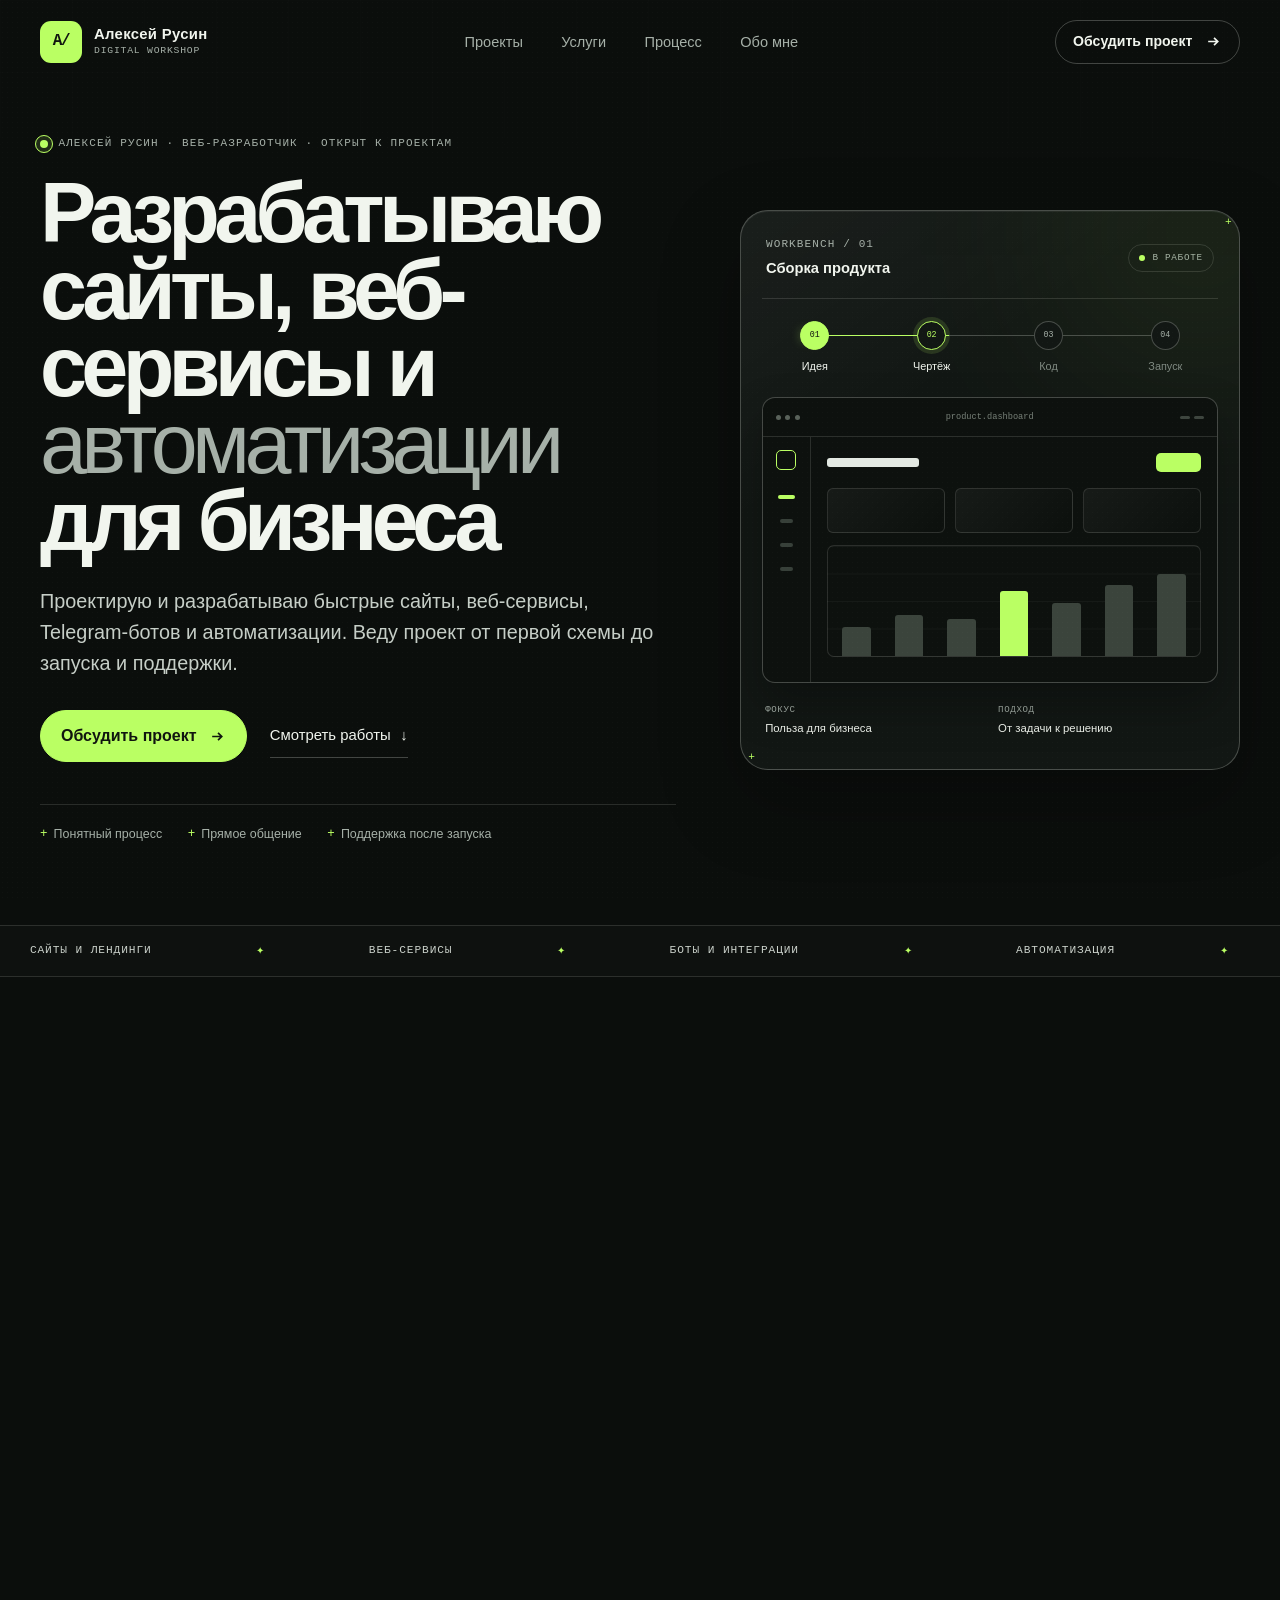
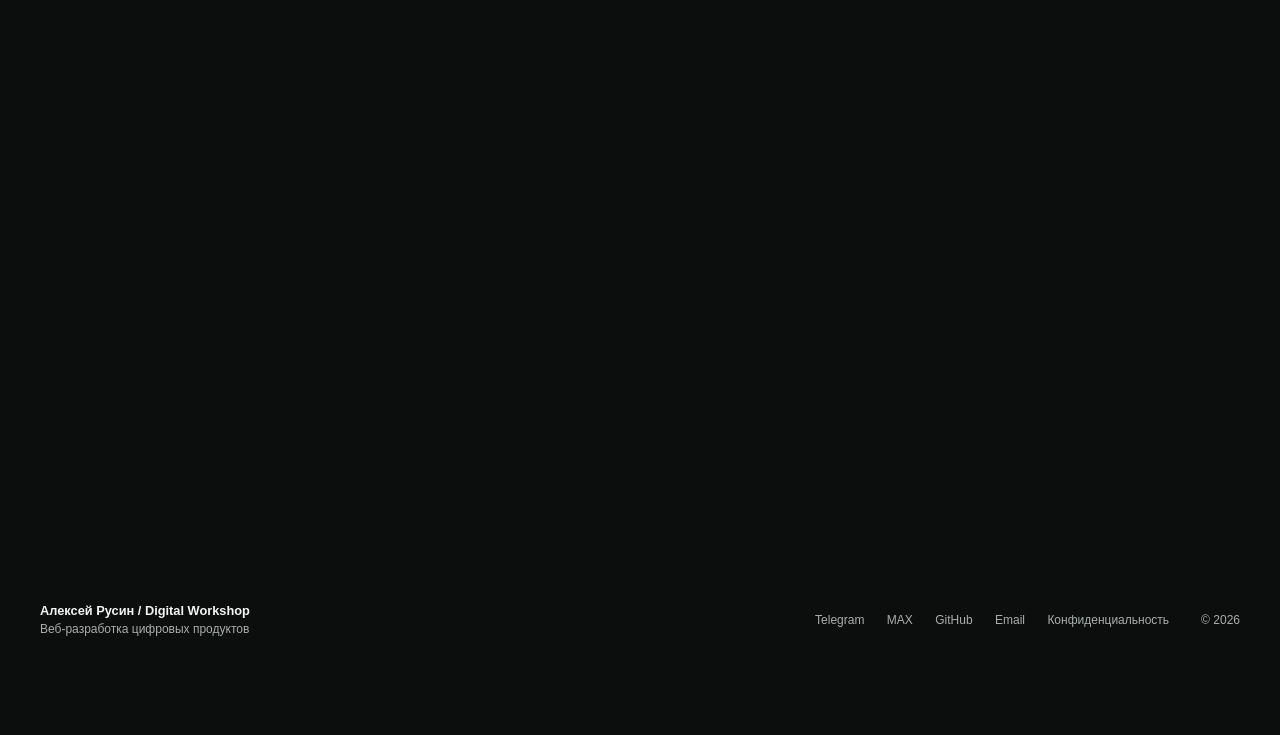
<file: index.html>
<!DOCTYPE html>
<html lang="ru">
<head>
  <meta charset="utf-8">
  <meta http-equiv="Content-Security-Policy" content="default-src 'none'; base-uri 'none'; object-src 'none'; script-src 'self' 'sha256-9uFU202bN2GW9ViJfaHUQo/qrZOHnieKe1DBgqzAaUw='; script-src-attr 'none'; style-src 'self'; style-src-attr 'none'; img-src 'self' data:; font-src 'self'; connect-src 'self'; media-src 'none'; frame-src 'none'; worker-src 'none'; form-action https://t.me; manifest-src 'self'; upgrade-insecure-requests">
  <meta name="viewport" content="width=device-width, initial-scale=1">
  <title>Алексей Русин — разработка сайтов и веб-сервисов</title>
  <meta name="description" content="Алексей Русин — разработчик сайтов и веб-сервисов. Создаю лендинги, сервисы, Telegram-ботов и автоматизации для бизнеса — от идеи до запуска.">
  <meta name="author" content="Алексей Русин">
  <meta name="robots" content="index, follow, max-image-preview:large, max-snippet:-1, max-video-preview:-1">
  <meta name="referrer" content="no-referrer">
  <meta name="theme-color" content="#0b0e0c">
  <meta name="color-scheme" content="dark">

  <link rel="canonical" href="https://qqbiker123.github.io/">
  <link rel="icon" href="favicon.svg" type="image/svg+xml">
  <link rel="manifest" href="manifest.webmanifest">

  <meta property="og:type" content="website">
  <meta property="og:locale" content="ru_RU">
  <meta property="og:site_name" content="Алексей Русин — Digital Workshop">
  <meta property="og:title" content="Алексей Русин — разработка сайтов и веб-сервисов">
  <meta property="og:description" content="Сайты, веб-сервисы, Telegram-боты и автоматизации для бизнеса — от проектирования до запуска и поддержки.">
  <meta property="og:url" content="https://qqbiker123.github.io/">
  <meta property="og:image" content="https://opengraph.githubassets.com/1/qqbiker123/qqbiker123.github.io">
  <meta property="og:image:alt" content="Портфолио веб-разработчика Алексея Русина">

  <meta name="twitter:card" content="summary_large_image">
  <meta name="twitter:title" content="Алексей Русин — разработка сайтов и веб-сервисов">
  <meta name="twitter:description" content="Сайты, веб-сервисы, Telegram-боты и автоматизации для бизнеса — от проектирования до запуска и поддержки.">
  <meta name="twitter:image" content="https://opengraph.githubassets.com/1/qqbiker123/qqbiker123.github.io">

  <script type="application/ld+json">
{
  "@context": "https://schema.org",
  "@graph": [
    {
      "@type": "WebSite",
      "@id": "https://qqbiker123.github.io/#website",
      "url": "https://qqbiker123.github.io/",
      "name": "Алексей Русин / Digital Workshop",
      "inLanguage": "ru-RU",
      "creator": { "@id": "https://qqbiker123.github.io/#person" }
    },
    {
      "@type": "ProfilePage",
      "@id": "https://qqbiker123.github.io/#webpage",
      "url": "https://qqbiker123.github.io/",
      "name": "Алексей Русин — разработка сайтов и веб-сервисов",
      "isPartOf": { "@id": "https://qqbiker123.github.io/#website" },
      "mainEntity": { "@id": "https://qqbiker123.github.io/#person" },
      "inLanguage": "ru-RU"
    },
    {
      "@type": "Person",
      "@id": "https://qqbiker123.github.io/#person",
      "name": "Алексей Русин",
      "alternateName": "Alex",
      "url": "https://qqbiker123.github.io/",
      "jobTitle": "Веб-разработчик",
      "email": "mailto:aleksey-rusin96@mail.ru",
      "description": "Разработчик сайтов, веб-сервисов, Telegram-ботов и автоматизаций для бизнеса.",
      "knowsAbout": ["Разработка сайтов", "Веб-приложения", "Telegram-боты", "Автоматизация", "TypeScript", "React", "Node.js", "Python", "PostgreSQL"],
      "sameAs": ["https://github.com/qqbiker123", "https://t.me/yourmomismycardi0", "https://web.max.ru/93098847"]
    }
  ]
}
  </script>
  <link rel="stylesheet" href="styles.min.css">
</head>
<body>
  <a class="skip-link" href="#content">Перейти к содержимому</a>

  <div class="noise" aria-hidden="true"></div>
  <div class="page-grid" aria-hidden="true"></div>

  <header class="site-header" id="top">
    <div class="header-inner container">
      <a class="brand" href="#hero" aria-label="A/ — на главную">
        <span class="brand-mark">A/</span>
        <span class="brand-copy">
          <strong>Алексей Русин</strong>
          <small>Digital workshop</small>
        </span>
      </a>

      <button class="menu-toggle" type="button" aria-expanded="false" aria-controls="site-nav">
        <span class="sr-only">Открыть меню</span>
        <span></span><span></span>
      </button>

      <nav class="site-nav" id="site-nav" aria-label="Основная навигация">
        <a href="#projects">Проекты</a>
        <a href="#services">Услуги</a>
        <a href="#process">Процесс</a>
        <a href="#about">Обо мне</a>
      </nav>

      <a class="button button-small header-cta" href="#contact">
        Обсудить проект
        <svg viewBox="0 0 16 16" aria-hidden="true"><path d="M3 8h9M8.5 4.5 12 8l-3.5 3.5"/></svg>
      </a>
    </div>
  </header>

  <main id="content" tabindex="-1">
    <section class="hero container" id="hero" aria-labelledby="hero-title">
      <div class="hero-copy reveal">
        <p class="eyebrow"><span class="status-dot"></span> Алексей Русин · Веб-разработчик · Открыт к проектам</p>
        <h1 id="hero-title">Разрабатываю сайты, веб-сервисы и <span>автоматизации</span> для бизнеса</h1>
        <p class="hero-lead">Проектирую и разрабатываю быстрые сайты, веб-сервисы, Telegram-ботов и автоматизации. Веду проект от первой схемы до запуска и поддержки.</p>
        <div class="hero-actions">
          <a class="button button-primary" href="#contact">
            Обсудить проект
            <svg viewBox="0 0 16 16" aria-hidden="true"><path d="M3 8h9M8.5 4.5 12 8l-3.5 3.5"/></svg>
          </a>
          <a class="text-link" href="#projects">Смотреть работы <span aria-hidden="true">↓</span></a>
        </div>
        <ul class="trust-line">
          <li>Понятный процесс</li>
          <li>Прямое общение</li>
          <li>Поддержка после запуска</li>
        </ul>
      </div>

      <div class="workbench reveal" role="img" aria-label="Схема процесса разработки: идея, проектирование, код и запуск">
        <div class="bench-topbar">
          <div>
            <span class="mono-label">WORKBENCH / 01</span>
            <strong>Сборка продукта</strong>
          </div>
          <span class="live-badge"><i></i> В работе</span>
        </div>

        <div class="build-route" aria-hidden="true">
          <div class="route-line"><span class="route-signal"></span></div>
          <div class="route-step is-done"><span>01</span><strong>Идея</strong></div>
          <div class="route-step is-active"><span>02</span><strong>Чертёж</strong></div>
          <div class="route-step"><span>03</span><strong>Код</strong></div>
          <div class="route-step"><span>04</span><strong>Запуск</strong></div>
        </div>

        <div class="bench-window" aria-hidden="true">
          <div class="window-bar">
            <div class="window-dots"><i></i><i></i><i></i></div>
            <span>product.dashboard</span>
            <div class="window-actions"><i></i><i></i></div>
          </div>
          <div class="window-layout">
            <aside>
              <span class="ui-logo"></span>
              <i class="active"></i><i></i><i></i><i></i>
            </aside>
            <div class="window-main">
              <div class="ui-heading"><i></i><span></span></div>
              <div class="ui-stats"><i></i><i></i><i></i></div>
              <div class="ui-chart">
                <span class="bar b1"></span><span class="bar b2"></span><span class="bar b3"></span><span class="bar b4"></span><span class="bar b5"></span><span class="bar b6"></span><span class="bar b7"></span>
              </div>
            </div>
          </div>
        </div>

        <div class="bench-footer">
          <div><span>Фокус</span><strong>Польза для бизнеса</strong></div>
          <div><span>Подход</span><strong>От задачи к решению</strong></div>
        </div>
        <span class="corner-mark corner-a" aria-hidden="true">+</span>
        <span class="corner-mark corner-b" aria-hidden="true">+</span>
      </div>
    </section>

    <div class="capability-strip">
      <span class="sr-only">Направления работы: сайты и лендинги, веб-сервисы, боты, интеграции и автоматизация.</span>
      <div class="strip-track" aria-hidden="true">
        <span>Сайты и лендинги</span><i>✦</i>
        <span>Веб-сервисы</span><i>✦</i>
        <span>Боты и интеграции</span><i>✦</i>
        <span>Автоматизация</span><i>✦</i>
        <span>Сайты и лендинги</span><i aria-hidden="true">✦</i>
        <span>Веб-сервисы</span><i aria-hidden="true">✦</i>
        <span>Боты и интеграции</span><i aria-hidden="true">✦</i>
        <span>Автоматизация</span><i aria-hidden="true">✦</i>
      </div>
    </div>

    <section class="section projects container" id="projects" aria-labelledby="projects-title">
      <div class="section-heading reveal">
        <div>
          <p class="section-index">01 / Проекты</p>
          <h2 id="projects-title">Проекты, разобранные <span>по деталям</span></h2>
        </div>
        <p class="section-intro">Демонстрационные концепты показывают, как я решаю продуктовые задачи: от сценария и интерфейса до архитектуры и интеграций.</p>
      </div>

      <div class="project-grid">
        <article class="project-card project-featured reveal" data-project="slotly">
          <div class="project-info">
            <div class="project-meta">
              <span>01</span>
              <span>Концепт-кейс</span>
              <span>Web service</span>
            </div>
            <h3>Slotly</h3>
            <p class="project-summary">Онлайн-запись, которая освобождает частную студию от бесконечной переписки и накладок в расписании.</p>
            <ul class="tag-list">
              <li>React</li><li>Node.js</li><li>PostgreSQL</li><li>Telegram API</li>
            </ul>
            <button class="project-link" type="button" aria-haspopup="dialog">
              Разобрать кейс
              <svg viewBox="0 0 16 16" aria-hidden="true"><path d="M3 8h9M8.5 4.5 12 8l-3.5 3.5"/></svg>
            </button>
          </div>
          <div class="project-visual slotly-ui" aria-hidden="true">
            <div class="mock-browser">
              <div class="mock-toolbar"><i></i><i></i><i></i><span>slotly.app</span></div>
              <div class="booking-ui">
                <div class="booking-head"><strong>Выберите время</strong><span>Апрель 2026</span></div>
                <div class="calendar-grid">
                  <small>Пн</small><small>Вт</small><small>Ср</small><small>Чт</small><small>Пт</small><small>Сб</small><small>Вс</small>
                  <i></i><i></i><i>1</i><i>2</i><i>3</i><i>4</i><i>5</i>
                  <i>6</i><i>7</i><i class="picked">8</i><i>9</i><i>10</i><i>11</i><i>12</i>
                  <i>13</i><i>14</i><i>15</i><i>16</i><i>17</i><i>18</i><i>19</i>
                </div>
                <div class="time-row"><span>10:30</span><span class="selected">12:00</span><span>14:30</span></div>
              </div>
            </div>
            <div class="float-card float-confirm"><i>✓</i><div><span>Запись подтверждена</span><small>Уведомление отправлено</small></div></div>
          </div>
        </article>

        <article class="project-card reveal" data-project="supply">
          <div class="project-info">
            <div class="project-meta"><span>02</span><span>Концепт-кейс</span></div>
            <h3>Supply Desk</h3>
            <p class="project-summary">Единый кабинет для оптовых заказов вместо таблиц, звонков и разрозненной переписки.</p>
            <ul class="tag-list"><li>Next.js</li><li>TypeScript</li><li>REST API</li></ul>
            <button class="project-link" type="button" aria-haspopup="dialog">Разобрать кейс <svg viewBox="0 0 16 16" aria-hidden="true"><path d="M3 8h9M8.5 4.5 12 8l-3.5 3.5"/></svg></button>
          </div>
          <div class="project-visual supply-ui" aria-hidden="true">
            <div class="supply-panel">
              <div class="supply-nav"><strong>SD</strong><i class="on"></i><i></i><i></i></div>
              <div class="supply-content">
                <div class="supply-title"><span></span><span class="mock-button">+ Заказ</span></div>
                <div class="supply-summary"><i><b>24</b></i><i><b>08</b></i><i><b>16</b></i></div>
                <div class="supply-table"><span></span><span></span><span></span><span></span></div>
              </div>
            </div>
          </div>
        </article>

        <article class="project-card reveal" data-project="leadline">
          <div class="project-info">
            <div class="project-meta"><span>03</span><span>Концепт-кейс</span></div>
            <h3>Leadline</h3>
            <p class="project-summary">Бот квалифицирует заявки, создаёт сделку в CRM и сразу подключает нужного менеджера.</p>
            <ul class="tag-list"><li>Python</li><li>Telegram</li><li>CRM API</li></ul>
            <button class="project-link" type="button" aria-haspopup="dialog">Разобрать кейс <svg viewBox="0 0 16 16" aria-hidden="true"><path d="M3 8h9M8.5 4.5 12 8l-3.5 3.5"/></svg></button>
          </div>
          <div class="project-visual lead-ui" aria-hidden="true">
            <div class="phone-shell">
              <div class="phone-top"><span></span><strong>Leadline bot</strong><i></i></div>
              <div class="chat">
                <p class="bubble bot">Какой продукт вас интересует?</p>
                <p class="bubble user">Нужен корпоративный сайт</p>
                <p class="bubble bot small">Принято. Уточню ещё пару деталей →</p>
              </div>
              <div class="chat-input"><span>Сообщение</span><i>➤</i></div>
            </div>
            <div class="crm-badge"><span>CRM</span><strong>Новая сделка</strong><i>✓</i></div>
          </div>
        </article>
      </div>
    </section>

    <section class="section services" id="services" aria-labelledby="services-title">
      <div class="container">
        <div class="section-heading reveal">
          <div>
            <p class="section-index">02 / Возможности</p>
            <h2 id="services-title">Что можно собрать <span>в мастерской</span></h2>
          </div>
          <p class="section-intro">Каждое решение проектирую под задачу — стек не диктует продукту форму.</p>
        </div>

        <div class="service-grid">
          <article class="service-card service-wide reveal">
            <div class="service-number">01</div>
            <div class="service-icon" aria-hidden="true">
              <svg viewBox="0 0 40 40"><rect x="5" y="7" width="30" height="26" rx="2"/><path d="M5 14h30M11 10.5h.1M15 10.5h.1M19 10.5h.1M11 20h10M11 25h17"/></svg>
            </div>
            <div>
              <h3>Сайты и лендинги</h3>
              <p>Быстрые адаптивные сайты, которые ясно рассказывают о продукте и ведут пользователя к действию.</p>
            </div>
            <span class="service-note">От промо до корпоративного сайта</span>
          </article>
          <article class="service-card reveal">
            <div class="service-number">02</div>
            <div class="service-icon" aria-hidden="true">
              <svg viewBox="0 0 40 40"><rect x="5" y="5" width="30" height="30" rx="3"/><path d="M5 14h30M15 14v21M20 20h9M20 25h9M20 30h5"/></svg>
            </div>
            <h3>Веб-сервисы</h3>
            <p>Личные кабинеты, каталоги, панели управления и внутренние инструменты под ваш рабочий процесс.</p>
          </article>
          <article class="service-card reveal">
            <div class="service-number">03</div>
            <div class="service-icon" aria-hidden="true">
              <svg viewBox="0 0 40 40"><circle cx="12" cy="12" r="5"/><circle cx="28" cy="28" r="5"/><path d="M16 15.5 24 24M28 10v8M24 14h8M12 22v8M8 26h8"/></svg>
            </div>
            <h3>Боты и интеграции</h3>
            <p>Формы, уведомления, платежи и связки между сервисами без ручного переноса данных.</p>
          </article>
          <article class="service-card service-wide service-accent reveal">
            <div class="service-number">04</div>
            <div class="service-icon" aria-hidden="true">
              <svg viewBox="0 0 40 40"><path d="M20 5v7M20 28v7M5 20h7M28 20h7M9.4 9.4l5 5M25.6 25.6l5 5M30.6 9.4l-5 5M14.4 25.6l-5 5"/><circle cx="20" cy="20" r="6"/></svg>
            </div>
            <div>
              <h3>Развитие продукта</h3>
              <p>Аудит, доработка и ускорение работающего проекта. Помогу убрать ограничения и запустить новые функции.</p>
            </div>
            <span class="service-note">Можно прийти с уже готовым кодом</span>
          </article>
        </div>
      </div>
    </section>

    <section class="section process container" id="process" aria-labelledby="process-title">
      <div class="section-heading reveal">
        <div>
          <p class="section-index">03 / Процесс</p>
          <h2 id="process-title">От эскиза <span>до запуска</span></h2>
        </div>
        <p class="section-intro">Вы всегда знаете, что уже готово, что происходит сейчас и какой этап следующий.</p>
      </div>

      <ol class="process-list">
        <li class="process-step reveal">
          <span class="step-number">01</span>
          <div><h3>Знакомство</h3><p>Обсуждаем задачу, пользователей, ограничения и ожидаемый результат.</p></div>
        </li>
        <li class="process-step reveal">
          <span class="step-number">02</span>
          <div><h3>Чертёж</h3><p>Фиксирую структуру, сценарии, объём работ, сроки и стоимость.</p></div>
        </li>
        <li class="process-step reveal">
          <span class="step-number">03</span>
          <div><h3>Сборка</h3><p>Разрабатываю по этапам и регулярно показываю промежуточный результат.</p></div>
        </li>
        <li class="process-step reveal">
          <span class="step-number">04</span>
          <div><h3>Проверка</h3><p>Тестирую сценарии, адаптивность, скорость и корректность данных.</p></div>
        </li>
        <li class="process-step reveal">
          <span class="step-number">05</span>
          <div><h3>Запуск</h3><p>Разворачиваю проект, передаю доступы и остаюсь на связи после релиза.</p></div>
        </li>
      </ol>
    </section>

    <section class="section stack" aria-labelledby="stack-title">
      <div class="container stack-layout">
        <div class="stack-copy reveal">
          <p class="section-index">04 / Инструменты</p>
          <h2 id="stack-title">Стек — средство.<br><span>Результат — цель.</span></h2>
          <p>Подбираю технологии под продукт, команду и планы развития. Без модных инструментов ради самих инструментов.</p>
        </div>
        <p class="sr-only" id="stack-tech">Карта технологий: TypeScript, React, Node.js, Python, PostgreSQL, Next.js, Docker и REST API.</p>
        <div class="stack-map reveal" role="img" aria-labelledby="stack-tech">
          <span class="stack-chip chip-a">TypeScript</span>
          <span class="stack-chip chip-b">React</span>
          <span class="stack-chip chip-c">Node.js</span>
          <span class="stack-chip chip-d">Python</span>
          <span class="stack-chip chip-e">PostgreSQL</span>
          <span class="stack-chip chip-f">Next.js</span>
          <span class="stack-chip chip-g">Docker</span>
          <span class="stack-chip chip-h">REST / API</span>
          <svg class="stack-lines" viewBox="0 0 620 420" preserveAspectRatio="none" aria-hidden="true">
            <path d="M114 76 292 78 475 54M292 78 220 195 422 194M220 195 92 315M220 195l82 155M422 194l108 122M422 194 475 54"/>
          </svg>
          <span class="map-center" aria-hidden="true"><i></i> PRODUCT</span>
        </div>
      </div>
    </section>

    <section class="section about container" id="about" aria-labelledby="about-title">
      <div class="about-grid">
        <div class="about-label reveal">
          <p class="section-index">05 / Обо мне</p>
          <div class="portrait-mark" aria-hidden="true">
            <span>A/</span>
            <i class="mark-x x1">+</i><i class="mark-x x2">+</i>
          </div>
        </div>
        <div class="about-copy reveal">
          <h2 id="about-title">Разработчик, который <span>думает о продукте</span></h2>
          <p class="about-lead">Я Алексей Русин, freelance-разработчик. Превращаю идеи и запутанные ручные процессы в понятные цифровые инструменты.</p>
          <p>Задаю вопросы до начала разработки, объясняю решения простым языком и отвечаю за результат целиком — от архитектуры до финальной проверки.</p>
          <div class="about-facts">
            <div><strong>Frontend</strong><span>Интерфейсы и UX</span></div>
            <div><strong>Backend</strong><span>Логика и данные</span></div>
            <div><strong>Интеграции</strong><span>Сервисы и процессы</span></div>
          </div>
        </div>
      </div>
    </section>

    <section class="contact-wrap" id="contact" aria-labelledby="contact-title">
      <div class="contact-card container reveal">
        <div class="contact-intro">
          <p class="section-index">06 / Новый проект</p>
          <h2 id="contact-title">Давайте соберём <span>решение</span></h2>
          <p>Расскажите, что хотите запустить или улучшить. Я изучу задачу и вернусь с возможными вариантами реализации.</p>
          <address class="direct-links">
            <div class="email-actions">
              <a href="mailto:aleksey-rusin96@mail.ru">aleksey-rusin96@mail.ru <span aria-hidden="true">↗</span></a>
              <button class="copy-email" type="button" data-copy-email="aleksey-rusin96@mail.ru">Скопировать</button>
            </div>
            <a href="https://t.me/yourmomismycardi0" target="_blank" rel="noopener noreferrer">Telegram <span aria-hidden="true">↗</span></a>
            <a href="https://web.max.ru/93098847" target="_blank" rel="noopener noreferrer">MAX <span aria-hidden="true">↗</span></a>
          </address>
        </div>

        <form class="project-form" id="project-form" action="https://t.me/yourmomismycardi0" method="get" accept-charset="UTF-8">
          <div class="form-row">
            <label>
              <span>Как к вам обращаться?</span>
              <input id="client-name" type="text" name="name" autocomplete="name" placeholder="Ваше имя" minlength="2" maxlength="80" aria-describedby="name-error" required>
              <small class="field-error" id="name-error" role="alert">Укажите имя — от 2 до 80 символов</small>
            </label>
            <label>
              <span>Дополнительный контакт</span>
              <input id="client-contact" type="text" name="contact" autocomplete="email" placeholder="Необязательно: email или телефон" maxlength="160">
            </label>
          </div>
          <label>
            <span>Какой продукт нужен?</span>
            <select id="client-product" name="product" aria-describedby="product-error" required>
              <option value="">Выберите направление</option>
              <option value="Сайт или лендинг">Сайт или лендинг</option>
              <option value="Веб-сервис">Веб-сервис</option>
              <option value="Бот или интеграция">Бот или интеграция</option>
              <option value="Доработка продукта">Доработка продукта</option>
              <option value="Пока не знаю">Пока не знаю</option>
            </select>
            <small class="field-error" id="product-error" role="alert">Выберите направление</small>
          </label>
          <label>
            <span>Коротко о задаче</span>
            <textarea id="client-message" name="message" rows="4" placeholder="Что нужно сделать и какой результат хотите получить?" minlength="10" maxlength="2000" aria-describedby="message-error" required></textarea>
            <small class="field-error" id="message-error" role="alert">Опишите задачу — минимум 10 символов</small>
          </label>
          <label class="privacy-consent">
            <input id="privacy-consent" type="checkbox" name="privacy" value="accepted" aria-describedby="privacy-error" required>
            <span>Я принимаю <a href="privacy.html">политику конфиденциальности</a> и не указываю пароли или платёжные данные.</span>
            <small class="field-error" id="privacy-error" role="alert">Подтвердите согласие</small>
          </label>
          <div class="form-submit">
            <p>Откроется Telegram с готовой заявкой. Проверьте её и нажмите «Отправить» — я получу уведомление.</p>
            <button class="button button-dark" type="submit">
              Продолжить в Telegram
              <svg viewBox="0 0 16 16" aria-hidden="true"><path d="M3 8h9M8.5 4.5 12 8l-3.5 3.5"/></svg>
            </button>
          </div>
          <div class="form-success" role="status" aria-live="polite">
            <span>✓</span><div><strong>Открываю Telegram</strong><small>Чтобы отправить заявку, нажмите кнопку отправки в чате.</small></div>
          </div>
        </form>
      </div>
    </section>
  </main>

  <footer class="site-footer">
    <div class="container footer-inner">
      <div><strong>Алексей Русин / Digital Workshop</strong><span>Веб-разработка цифровых продуктов</span></div>
      <div class="footer-links">
        <a href="https://t.me/yourmomismycardi0" target="_blank" rel="noopener noreferrer">Telegram</a>
        <a href="https://web.max.ru/93098847" target="_blank" rel="noopener noreferrer">MAX</a>
        <a href="https://github.com/qqbiker123" target="_blank" rel="noopener noreferrer">GitHub</a>
        <a href="mailto:aleksey-rusin96@mail.ru">Email</a>
        <a href="privacy.html">Конфиденциальность</a>
      </div>
      <span>© <span id="year">2026</span></span>
    </div>
  </footer>

  <a class="mobile-contact is-hidden" href="#contact" aria-hidden="true" tabindex="-1">Написать <span aria-hidden="true">↗</span></a>

  <dialog class="case-dialog" id="case-dialog" aria-labelledby="case-title" aria-describedby="case-lead">
    <div class="dialog-shell">
      <button class="dialog-close" type="button" aria-label="Закрыть окно">
        <svg viewBox="0 0 20 20" aria-hidden="true"><path d="m5 5 10 10M15 5 5 15"/></svg>
      </button>
      <div class="dialog-index mono-label">CASE / <span>01</span></div>
      <h2 id="case-title" tabindex="-1">Slotly</h2>
      <p class="dialog-lead" id="case-lead">Онлайн-запись для частной студии</p>
      <div class="case-breakdown">
        <div><span>Задача</span><p data-case-task></p></div>
        <div><span>Решение</span><p data-case-solution></p></div>
        <div><span>Результат</span><p data-case-result></p></div>
      </div>
      <div class="dialog-foot"><span>Демонстрационный концепт</span><button class="text-link dialog-next" type="button">Следующий кейс →</button></div>
    </div>
  </dialog>

  <script src="script.min.js" defer></script>
</body>
</html>
</file>
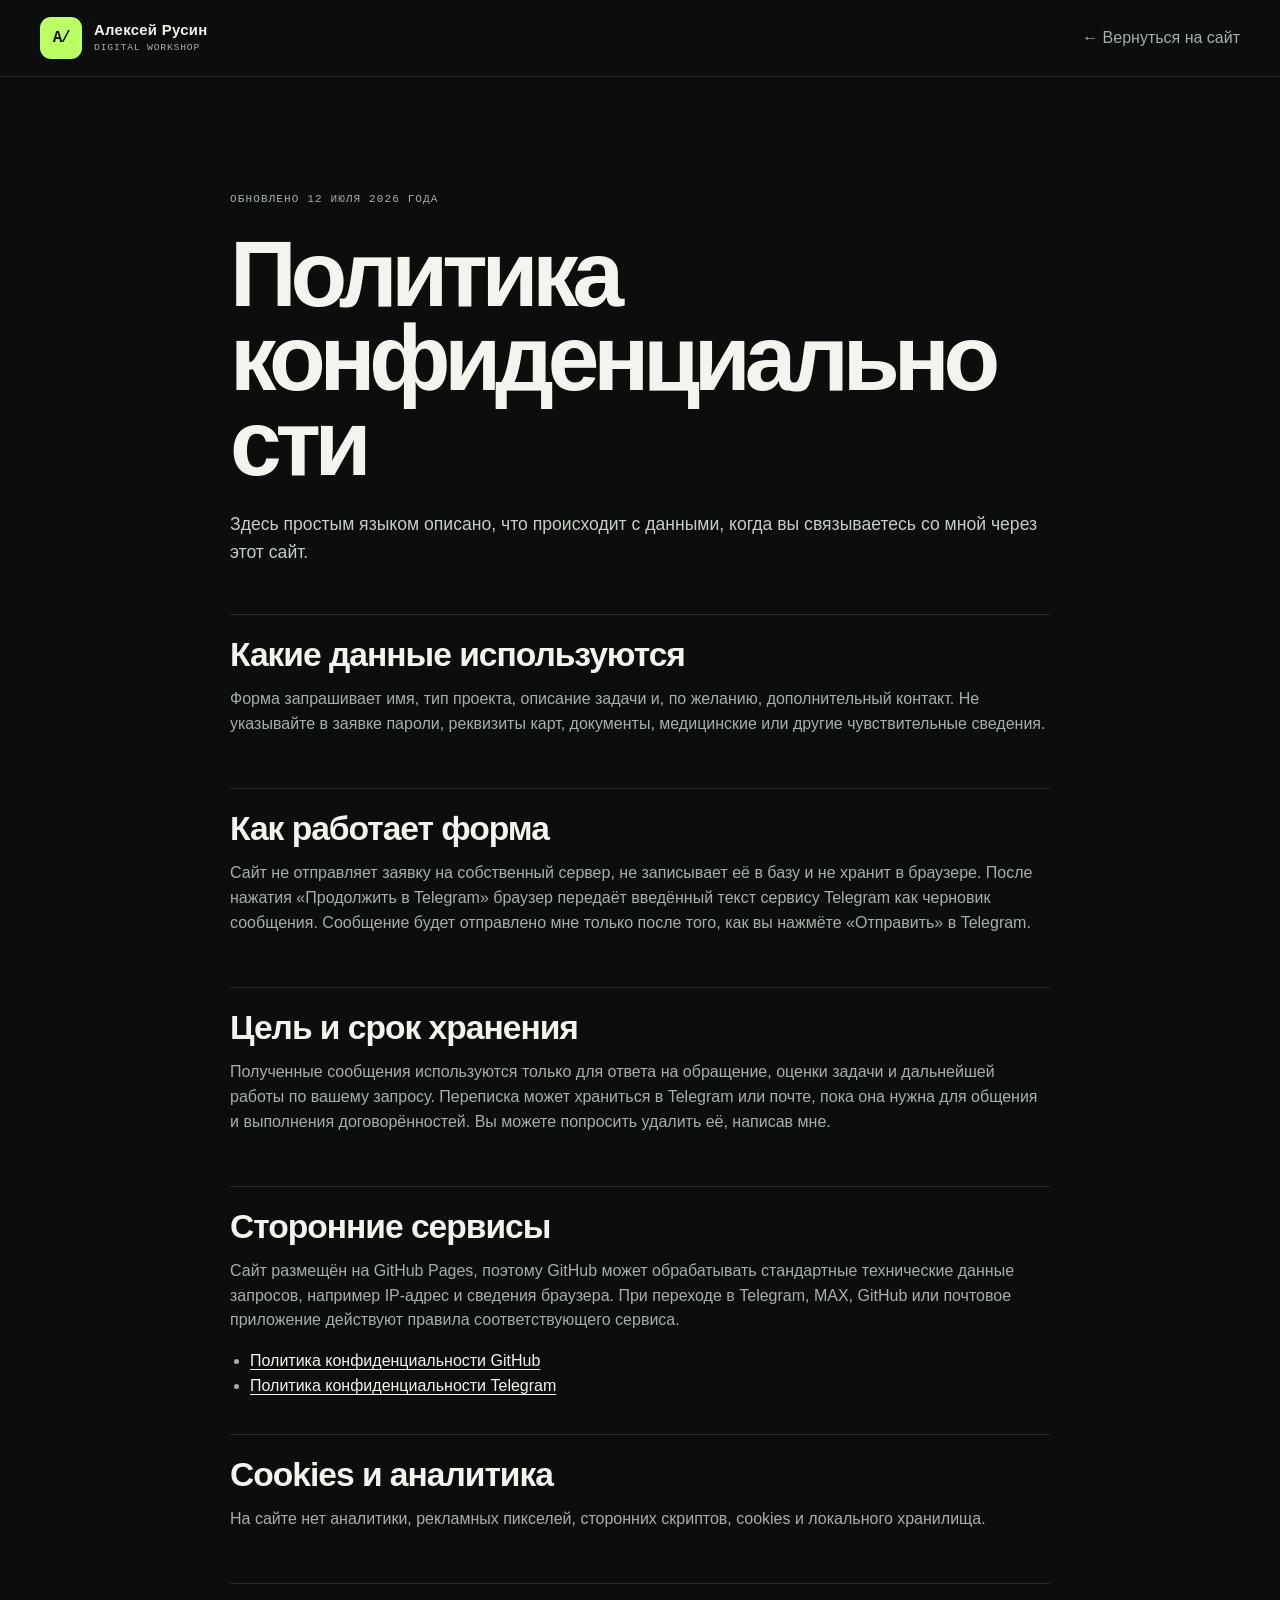
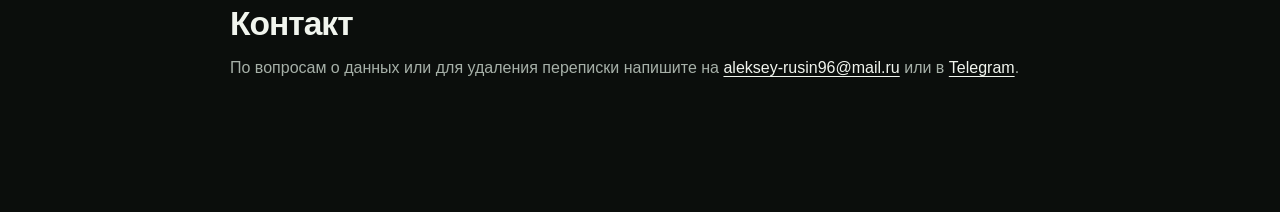
<file: privacy.html>
<!DOCTYPE html>
<html lang="ru">
<head>
  <meta charset="utf-8">
  <meta http-equiv="Content-Security-Policy" content="default-src 'none'; base-uri 'none'; object-src 'none'; script-src 'none'; style-src 'self'; style-src-attr 'none'; img-src 'self' data:; font-src 'self'; connect-src 'none'; media-src 'none'; frame-src 'none'; worker-src 'none'; form-action 'none'; manifest-src 'self'; upgrade-insecure-requests">
  <meta name="viewport" content="width=device-width, initial-scale=1">
  <title>Политика конфиденциальности — Алексей Русин</title>
  <meta name="description" content="Как обрабатываются данные при обращении через портфолио веб-разработчика Алексея Русина.">
  <meta name="robots" content="noindex, follow">
  <meta name="referrer" content="no-referrer">
  <meta name="theme-color" content="#0b0e0c">
  <link rel="canonical" href="https://qqbiker123.github.io/privacy.html">
  <link rel="icon" href="favicon.svg" type="image/svg+xml">
  <link rel="manifest" href="manifest.webmanifest">
  <link rel="stylesheet" href="styles.min.css">
</head>
<body class="legal-page">
  <a class="skip-link" href="#content">Перейти к содержимому</a>
  <header class="legal-header">
    <div class="container">
      <a class="brand" href="index.html" aria-label="A/ — на главную">
        <span class="brand-mark">A/</span>
        <span class="brand-copy"><strong>Алексей Русин</strong><small>Digital workshop</small></span>
      </a>
      <a class="legal-back" href="index.html#contact">← Вернуться на сайт</a>
    </div>
  </header>

  <main class="legal-main" id="content" tabindex="-1">
    <p class="eyebrow">Обновлено 12 июля 2026 года</p>
    <h1>Политика конфиденциальности</h1>
    <p class="legal-lead">Здесь простым языком описано, что происходит с данными, когда вы связываетесь со мной через этот сайт.</p>

    <div class="legal-content">
      <section aria-labelledby="data-title">
        <h2 id="data-title">Какие данные используются</h2>
        <p>Форма запрашивает имя, тип проекта, описание задачи и, по желанию, дополнительный контакт. Не указывайте в заявке пароли, реквизиты карт, документы, медицинские или другие чувствительные сведения.</p>
      </section>

      <section aria-labelledby="form-title">
        <h2 id="form-title">Как работает форма</h2>
        <p>Сайт не отправляет заявку на собственный сервер, не записывает её в базу и не хранит в браузере. После нажатия «Продолжить в Telegram» браузер передаёт введённый текст сервису Telegram как черновик сообщения. Сообщение будет отправлено мне только после того, как вы нажмёте «Отправить» в Telegram.</p>
      </section>

      <section aria-labelledby="purpose-title">
        <h2 id="purpose-title">Цель и срок хранения</h2>
        <p>Полученные сообщения используются только для ответа на обращение, оценки задачи и дальнейшей работы по вашему запросу. Переписка может храниться в Telegram или почте, пока она нужна для общения и выполнения договорённостей. Вы можете попросить удалить её, написав мне.</p>
      </section>

      <section aria-labelledby="third-party-title">
        <h2 id="third-party-title">Сторонние сервисы</h2>
        <p>Сайт размещён на GitHub Pages, поэтому GitHub может обрабатывать стандартные технические данные запросов, например IP-адрес и сведения браузера. При переходе в Telegram, MAX, GitHub или почтовое приложение действуют правила соответствующего сервиса.</p>
        <ul>
          <li><a href="https://docs.github.com/site-policy/privacy-policies/github-general-privacy-statement" rel="noopener noreferrer">Политика конфиденциальности GitHub</a></li>
          <li><a href="https://telegram.org/privacy" rel="noopener noreferrer">Политика конфиденциальности Telegram</a></li>
        </ul>
      </section>

      <section aria-labelledby="tracking-title">
        <h2 id="tracking-title">Cookies и аналитика</h2>
        <p>На сайте нет аналитики, рекламных пикселей, сторонних скриптов, cookies и локального хранилища.</p>
      </section>

      <section aria-labelledby="contact-privacy-title">
        <h2 id="contact-privacy-title">Контакт</h2>
        <p>По вопросам о данных или для удаления переписки напишите на <a href="mailto:aleksey-rusin96@mail.ru">aleksey-rusin96@mail.ru</a> или в <a href="https://t.me/yourmomismycardi0" rel="noopener noreferrer">Telegram</a>.</p>
      </section>
    </div>
  </main>
</body>
</html>
</file>
<file: styles.min.css>
:root{--bg:#0b0e0c;--bg-deep:#070907;--surface:#121714;--surface-raised:#18201b;--surface-soft:#202820;--text:#f1f5ee;--muted:#a6b0a8;--line:rgba(241, 245, 238, 0.13);--line-strong:rgba(241, 245, 238, 0.24);--accent:#baff63;--accent-soft:rgba(186, 255, 99, 0.13);--accent-ink:#10150f;--danger:#ff8d83;--radius-sm:10px;--radius-md:18px;--radius-lg:28px;--container:1200px;--section-space:clamp(5.5rem, 10vw, 9rem);--display:"Segoe UI Variable Display","Arial Narrow",Arial,sans-serif;--sans:"Segoe UI Variable Text","Segoe UI",Arial,sans-serif;--mono:"Cascadia Code","SFMono-Regular",Consolas,monospace}*,::after,::before{box-sizing:border-box}html{scroll-behavior:smooth;scroll-padding-top:6.5rem}body{margin:0;min-width:320px;background:var(--bg);color:var(--text);font-family:var(--sans);font-size:16px;line-height:1.55;overflow-x:hidden}body.menu-open{overflow:hidden}main:focus{outline:0}button,input,select,textarea{font:inherit}a,button{-webkit-tap-highlight-color:transparent}a{color:inherit;text-decoration:none}button{color:inherit}img,svg{display:block;max-width:100%}::selection{background:var(--accent);color:var(--accent-ink)}:focus-visible{outline:3px solid var(--accent);outline-offset:4px}.sr-only{position:absolute;width:1px;height:1px;padding:0;margin:-1px;overflow:hidden;clip:rect(0,0,0,0);white-space:nowrap;border:0}.skip-link{position:fixed;left:1rem;top:1rem;z-index:1000;padding:.8rem 1rem;background:var(--accent);color:var(--accent-ink);border-radius:var(--radius-sm);transform:translateY(-180%);transition:transform .2s ease}.skip-link:focus{transform:translateY(0)}.container{width:min(calc(100% - 2.5rem),var(--container));margin-inline:auto}.page-grid{position:fixed;inset:0;z-index:-2;pointer-events:none;opacity:.25;background-image:linear-gradient(rgba(255,255,255,.035) 1px,transparent 1px),linear-gradient(90deg,rgba(255,255,255,.035) 1px,transparent 1px);background-size:72px 72px;mask-image:linear-gradient(to bottom,black 0,transparent 92%)}.noise{position:fixed;inset:0;z-index:20;pointer-events:none;opacity:.024;background-image:radial-gradient(rgba(255,255,255,.9) .45px,transparent .55px);background-size:5px 5px}.site-header{position:fixed;inset:0 0 auto;z-index:100;padding:.8rem 0;transition:background .3s ease,border-color .3s ease,padding .3s ease;border-bottom:1px solid transparent}.site-header.is-scrolled{padding:.5rem 0;background:rgba(11,14,12,.87);border-color:var(--line);backdrop-filter:blur(18px);-webkit-backdrop-filter:blur(18px)}.header-inner{min-height:58px;display:flex;align-items:center;justify-content:space-between;gap:2rem}.brand{display:flex;align-items:center;gap:.75rem;min-height:44px}.brand-mark{display:grid;place-items:center;width:42px;height:42px;border-radius:11px;background:var(--accent);color:var(--accent-ink);font-family:var(--mono);font-weight:800;letter-spacing:-.08em}.brand-copy{display:grid;line-height:1.05}.brand-copy strong{font-size:.93rem;letter-spacing:.02em}.brand-copy small{margin-top:.25rem;color:var(--muted);font-family:var(--mono);font-size:.61rem;text-transform:uppercase;letter-spacing:.08em}.site-nav{display:flex;align-items:center;gap:clamp(1.4rem,3vw,2.7rem)}.site-nav a{position:relative;color:var(--muted);font-size:.91rem;transition:color .2s ease}.site-nav a::after{content:"";position:absolute;left:0;right:100%;bottom:-.45rem;height:1px;background:var(--accent);transition:right .25s ease}.site-nav a.is-active,.site-nav a:hover{color:var(--text)}.site-nav a.is-active::after,.site-nav a:hover::after{right:0}.menu-toggle{display:none}.button{min-height:50px;display:inline-flex;align-items:center;justify-content:center;gap:.8rem;padding:.78rem 1.25rem;border:1px solid var(--line-strong);border-radius:999px;background:0 0;color:var(--text);font-weight:650;cursor:pointer;transition:transform .2s ease,border-color .2s ease,background .2s ease,color .2s ease}.button svg,.project-link svg{width:17px;height:17px;fill:none;stroke:currentColor;stroke-width:1.6;transition:transform .2s ease}.button:hover{transform:translateY(-2px);border-color:var(--text)}.button:hover svg,.project-link:hover svg{transform:translateX(3px)}.button-small{min-height:44px;padding:.65rem 1.05rem;font-size:.88rem}.button-primary{background:var(--accent);border-color:var(--accent);color:var(--accent-ink);box-shadow:0 0 0 0 var(--accent-soft)}.button-primary:hover{background:#c6ff7c;border-color:#c6ff7c;box-shadow:0 0 0 7px var(--accent-soft)}.button-dark{background:var(--accent-ink);border-color:var(--accent-ink);color:var(--text)}.button-dark:hover{background:#202b1d;border-color:#202b1d}.button:disabled{opacity:.65;cursor:wait;transform:none}.text-link{min-height:44px;display:inline-flex;align-items:center;gap:.6rem;border-bottom:1px solid var(--line-strong);font-size:.93rem;transition:border-color .2s ease}.text-link:hover{border-color:var(--accent)}.hero{min-height:100svh;padding-top:clamp(8.5rem,14vh,11rem);padding-bottom:clamp(4rem,9vh,7rem);display:grid;grid-template-columns:minmax(0,1.12fr) minmax(390px,.88fr);gap:clamp(2rem,5vw,5.5rem);align-items:center}.eyebrow,.mono-label,.section-index{margin:0;font-family:var(--mono);font-size:.69rem;line-height:1.4;letter-spacing:.1em;text-transform:uppercase;color:var(--muted)}.eyebrow{display:flex;align-items:center;gap:.65rem;margin-bottom:1.5rem}.status-dot{position:relative;width:8px;height:8px;border-radius:50%;background:var(--accent);box-shadow:0 0 0 5px var(--accent-soft)}.status-dot::after{content:"";position:absolute;inset:-5px;border:1px solid var(--accent);border-radius:50%;animation:pulse 2s ease-out infinite}@keyframes pulse{0%,45%{opacity:0;transform:scale(.6)}70%{opacity:.45}100%{opacity:0;transform:scale(1.5)}}h1,h2,h3,p{overflow-wrap:anywhere}h1,h2,h3{font-family:var(--display);font-weight:650;margin-top:0}h1{max-width:820px;margin-bottom:1.65rem;font-size:clamp(3.25rem, 6.6vw, 6.25rem);line-height:.91;letter-spacing:-.067em}h1 span,h2 span{color:var(--muted);font-weight:460}.hero-lead{max-width:680px;margin:0 0 2rem;color:#c6cec7;font-size:clamp(1.05rem, 1.6vw, 1.24rem);line-height:1.55}.hero-actions{display:flex;flex-wrap:wrap;align-items:center;gap:1.4rem}.trust-line{display:flex;flex-wrap:wrap;gap:.65rem 1.6rem;margin:2.6rem 0 0;padding:1.25rem 0 0;list-style:none;border-top:1px solid var(--line);color:var(--muted);font-size:.78rem}.trust-line li{position:relative;padding-left:.85rem}.trust-line li::before{content:"+";position:absolute;left:0;color:var(--accent);font-family:var(--mono)}.workbench{position:relative;min-height:560px;padding:1.3rem;border:1px solid var(--line-strong);border-radius:var(--radius-lg);background:linear-gradient(145deg,rgba(255,255,255,.035),transparent 35%),var(--surface);box-shadow:inset 0 1px rgba(255,255,255,.06),0 30px 80px rgba(0,0,0,.25);overflow:hidden}.workbench::before{content:"";position:absolute;width:240px;height:240px;right:-80px;top:-100px;border-radius:50%;background:var(--accent);filter:blur(110px);opacity:.11}.bench-topbar{display:flex;align-items:center;justify-content:space-between;gap:1rem;padding:.3rem .25rem 1.15rem;border-bottom:1px solid var(--line)}.bench-topbar>div{display:grid;gap:.28rem}.bench-topbar strong{font-size:.92rem;font-weight:600}.live-badge{display:inline-flex;align-items:center;gap:.45rem;padding:.36rem .65rem;border:1px solid var(--line);border-radius:999px;color:var(--muted);font-family:var(--mono);font-size:.58rem;text-transform:uppercase;letter-spacing:.08em}.live-badge i{width:6px;height:6px;border-radius:50%;background:var(--accent)}.build-route{position:relative;display:grid;grid-template-columns:repeat(4,1fr);gap:.7rem;margin:1.4rem 0}.route-line{position:absolute;z-index:0;left:9%;right:9%;top:14px;height:1px;background:var(--line-strong);overflow:visible}.route-line::before{content:"";position:absolute;left:0;width:39%;height:1px;background:var(--accent)}.route-signal{position:absolute;z-index:2;top:-3px;left:0;width:7px;height:7px;border-radius:50%;background:var(--accent);box-shadow:0 0 12px var(--accent);animation:route 4.5s ease-in-out infinite}@keyframes route{0%{left:0;opacity:0}10%{opacity:1}42%{left:39%;opacity:1}100%,55%{left:39%;opacity:0}}.route-step{position:relative;z-index:1;display:grid;justify-items:center;gap:.5rem}.route-step span{display:grid;place-items:center;width:29px;height:29px;border:1px solid var(--line-strong);border-radius:50%;background:var(--surface);color:var(--muted);font-family:var(--mono);font-size:.52rem}.route-step strong{color:#7f8981;font-size:.68rem;font-weight:500}.route-step.is-done span{background:var(--accent);border-color:var(--accent);color:var(--accent-ink)}.route-step.is-active strong,.route-step.is-done strong{color:var(--text)}.route-step.is-active span{border-color:var(--accent);color:var(--accent);box-shadow:0 0 0 4px var(--accent-soft)}.bench-window{position:relative;border:1px solid var(--line-strong);border-radius:13px;background:#0d110e;overflow:hidden;box-shadow:0 22px 45px rgba(0,0,0,.28)}.window-bar{height:39px;padding:0 .8rem;display:flex;align-items:center;justify-content:space-between;border-bottom:1px solid var(--line);color:#778078;font-family:var(--mono);font-size:.54rem}.window-dots{display:flex;gap:.28rem}.window-dots i{width:5px;height:5px;border-radius:50%;background:#59625a}.window-actions{display:flex;gap:.3rem}.window-actions i{width:10px;height:3px;border-radius:4px;background:#3d453e}.window-layout{height:245px;display:grid;grid-template-columns:48px 1fr}.window-layout aside{display:flex;flex-direction:column;align-items:center;gap:1.25rem;padding-top:.8rem;border-right:1px solid var(--line)}.window-layout aside i{width:13px;height:4px;border-radius:4px;background:#374039}.window-layout aside i.active{width:17px;background:var(--accent)}.ui-logo{width:20px;height:20px;border:1px solid var(--accent);border-radius:5px;margin-bottom:.3rem}.window-main{padding:1rem}.ui-heading{display:flex;align-items:center;justify-content:space-between;margin-bottom:1rem}.ui-heading i{width:92px;height:9px;border-radius:3px;background:#e3e9e2}.ui-heading span{width:45px;height:19px;border-radius:5px;background:var(--accent)}.ui-stats{display:grid;grid-template-columns:repeat(3,1fr);gap:.6rem}.ui-stats i{height:45px;border:1px solid var(--line);border-radius:6px;background:linear-gradient(135deg,rgba(255,255,255,.045),transparent)}.ui-chart{height:112px;margin-top:.75rem;padding:.8rem .9rem 0;display:flex;align-items:flex-end;gap:7%;border:1px solid var(--line);border-radius:7px;background-image:linear-gradient(rgba(255,255,255,.04) 1px,transparent 1px);background-size:100% 25%}.ui-chart .bar{flex:1;min-width:7px;border-radius:3px 3px 0 0;background:#3b443c}.ui-chart .b1{height:30%}.ui-chart .b2{height:43%}.ui-chart .b3{height:38%}.ui-chart .b4{height:67%;background:var(--accent)}.ui-chart .b5{height:55%}.ui-chart .b6{height:73%}.ui-chart .b7{height:85%}.bench-footer{display:grid;grid-template-columns:1fr 1fr;gap:1rem;padding:1.2rem .2rem .2rem}.bench-footer div{display:grid;gap:.18rem}.bench-footer span{color:var(--muted);font-family:var(--mono);font-size:.57rem;text-transform:uppercase;letter-spacing:.07em}.bench-footer strong{font-size:.71rem;font-weight:500}.corner-mark{position:absolute;color:var(--accent);font-family:var(--mono);font-size:.7rem}.corner-a{left:.45rem;bottom:.2rem}.corner-b{right:.45rem;top:.2rem}.capability-strip{width:100%;overflow:hidden;border-block:1px solid var(--line);background:rgba(255,255,255,.016)}.strip-track{width:max-content;min-width:200%;padding:1rem 0;display:flex;align-items:center;justify-content:space-around;gap:2.8rem;animation:marquee 28s linear infinite}.strip-track span{color:#cbd2cb;font-family:var(--mono);font-size:.7rem;text-transform:uppercase;letter-spacing:.08em;white-space:nowrap}.strip-track i{color:var(--accent);font-style:normal;font-size:.62rem}@keyframes marquee{to{transform:translateX(-50%)}}.section{padding-block:var(--section-space)}.section-heading{display:grid;grid-template-columns:minmax(0,1fr) minmax(260px,370px);gap:3rem;align-items:end;margin-bottom:clamp(3rem,6vw,5.5rem)}.section-index{margin-bottom:1.15rem;color:var(--accent)}h2{max-width:850px;margin-bottom:0;font-size:clamp(2.65rem, 5.7vw, 5.6rem);line-height:.96;letter-spacing:-.055em}.section-intro{margin:0;padding-bottom:.5rem;color:var(--muted);font-size:1rem}.project-grid{display:grid;grid-template-columns:1fr 1fr;gap:1.25rem}.project-card{position:relative;min-height:660px;display:grid;grid-template-rows:auto minmax(280px,1fr);border:1px solid var(--line);border-radius:var(--radius-lg);background:var(--surface);overflow:hidden;box-shadow:inset 0 1px rgba(255,255,255,.045);transition:transform .3s ease,border-color .3s ease}.project-card:hover{transform:translateY(-4px);border-color:var(--line-strong)}.project-featured{grid-column:1/-1;min-height:600px;grid-template-columns:.8fr 1.2fr;grid-template-rows:1fr}.project-info{position:relative;z-index:2;padding:clamp(1.5rem,3vw,2.5rem);display:flex;flex-direction:column;align-items:flex-start}.project-meta{width:100%;display:flex;flex-wrap:wrap;gap:.6rem 1rem;margin-bottom:auto;color:var(--muted);font-family:var(--mono);font-size:.57rem;text-transform:uppercase;letter-spacing:.08em}.project-meta span:first-child{color:var(--accent)}.project-info h3{margin:clamp(2.6rem,6vw,6rem) 0 .8rem;font-size:clamp(2.25rem, 4vw, 4.5rem);line-height:1;letter-spacing:-.045em}.project-card:not(.project-featured) .project-info h3{margin-top:3.5rem}.project-summary{max-width:510px;margin:0 0 1.4rem;color:var(--muted)}.tag-list{display:flex;flex-wrap:wrap;gap:.45rem;margin:0 0 1.5rem;padding:0;list-style:none}.tag-list li{padding:.36rem .62rem;border:1px solid var(--line);border-radius:999px;color:#c2cac3;font-family:var(--mono);font-size:.59rem}.project-link{min-height:44px;display:inline-flex;align-items:center;gap:.7rem;margin-top:auto;padding:.3rem 0;border:0;border-bottom:1px solid var(--line-strong);background:0 0;font-size:.84rem;cursor:pointer}.project-visual{position:relative;min-height:100%;overflow:hidden;background:#171d18}.project-featured .project-visual{border-left:1px solid var(--line)}.slotly-ui{display:grid;place-items:center;padding:4rem 3rem;background:radial-gradient(circle at 72% 30%,rgba(186,255,99,.16),transparent 34%),#171d18}.mock-browser{width:min(100%,560px);border:1px solid rgba(255,255,255,.18);border-radius:17px;background:#eef2e8;color:#10150f;box-shadow:0 35px 70px rgba(0,0,0,.35);transform:rotate(-2deg)}.mock-toolbar{height:39px;padding:0 .8rem;display:flex;align-items:center;gap:.35rem;border-bottom:1px solid rgba(16,21,15,.12);color:#687067;font-family:var(--mono);font-size:.5rem}.mock-toolbar i{width:6px;height:6px;border-radius:50%;background:#b5bcb2}.mock-toolbar span{margin-left:auto;margin-right:auto}.booking-ui{padding:1.35rem}.booking-head{display:flex;justify-content:space-between;align-items:center;margin-bottom:1.25rem}.booking-head strong{font-size:.95rem}.booking-head span{color:#717970;font-size:.65rem}.calendar-grid{display:grid;grid-template-columns:repeat(7,1fr);gap:.38rem;text-align:center}.calendar-grid small{color:#7c837a;font-size:.53rem}.calendar-grid i{aspect-ratio:1;display:grid;place-items:center;border-radius:5px;font-style:normal;font-size:.62rem}.calendar-grid i.picked{background:#151b14;color:var(--accent)}.time-row{display:flex;gap:.5rem;margin-top:1.2rem}.time-row span{flex:1;padding:.55rem .3rem;border:1px solid rgba(16,21,15,.13);border-radius:6px;text-align:center;font-size:.58rem}.time-row span.selected{border-color:#111811;background:var(--accent);font-weight:700}.float-card{position:absolute;z-index:3;display:flex;align-items:center;gap:.65rem;padding:.7rem .8rem;border:1px solid rgba(255,255,255,.18);border-radius:10px;background:rgba(14,18,15,.92);box-shadow:0 14px 35px rgba(0,0,0,.28);backdrop-filter:blur(10px)}.float-confirm{right:5%;bottom:10%}.float-card>i{display:grid;place-items:center;width:25px;height:25px;border-radius:50%;background:var(--accent);color:var(--accent-ink);font-style:normal;font-size:.68rem}.float-card div{display:grid}.float-card span{font-size:.65rem}.float-card small{color:var(--muted);font-size:.5rem}.project-card:not(.project-featured) .project-visual{border-top:1px solid var(--line)}.supply-ui{min-height:310px;padding:2rem 2rem 0;background:radial-gradient(circle at 10% 80%,rgba(186,255,99,.12),transparent 32%),#101510}.supply-panel{width:100%;height:100%;display:grid;grid-template-columns:48px 1fr;border:1px solid var(--line-strong);border-radius:13px 13px 0 0;background:#e8ede3;color:var(--accent-ink);overflow:hidden;box-shadow:0 20px 50px rgba(0,0,0,.25);transform:translateY(12px) rotate(1deg)}.supply-nav{display:flex;flex-direction:column;align-items:center;gap:1.2rem;padding-top:1rem;background:#161c16;color:var(--text)}.supply-nav strong{color:var(--accent);font-family:var(--mono);font-size:.6rem}.supply-nav i{width:14px;height:4px;border-radius:5px;background:#3d453d}.supply-nav i.on{background:var(--accent)}.supply-content{padding:1.2rem}.supply-title{display:flex;justify-content:space-between}.supply-title>span:first-child{width:100px;height:10px;border-radius:3px;background:#242b23}.supply-title .mock-button{width:auto;height:auto;padding:.4rem .6rem;border-radius:5px;background:var(--accent);font-size:.55rem}.supply-summary{display:grid;grid-template-columns:repeat(3,1fr);gap:.5rem;margin-top:1.2rem}.supply-summary i{height:50px;padding:.5rem;border:1px solid rgba(0,0,0,.09);border-radius:6px;font-style:normal}.supply-summary b{font-family:var(--mono);font-size:.75rem}.supply-table{margin-top:.8rem;border:1px solid rgba(0,0,0,.08);border-radius:6px}.supply-table span{display:block;height:27px;border-bottom:1px solid rgba(0,0,0,.07)}.supply-table span:last-child{border:0}.lead-ui{min-height:310px;display:grid;place-items:end center;padding:1.5rem 2rem 0;background:radial-gradient(circle at 78% 15%,rgba(186,255,99,.14),transparent 30%),#101510}.phone-shell{width:min(82%,340px);height:100%;min-height:285px;border:1px solid var(--line-strong);border-radius:22px 22px 0 0;background:#eef2e9;color:var(--accent-ink);overflow:hidden;transform:rotate(-1deg)}.phone-top{height:43px;padding:0 .8rem;display:flex;align-items:center;justify-content:space-between;background:#171e17;color:var(--text)}.phone-top span{width:22px;height:22px;border-radius:50%;background:var(--accent)}.phone-top strong{font-size:.62rem}.phone-top i{width:14px;height:3px;background:#667066}.chat{display:flex;flex-direction:column;gap:.55rem;padding:1rem}.bubble{max-width:78%;margin:0;padding:.62rem .7rem;border-radius:9px;font-size:.58rem;line-height:1.4}.bubble.bot{align-self:flex-start;background:#dfe5db}.bubble.user{align-self:flex-end;background:var(--accent)}.bubble.small{font-size:.52rem}.chat-input{margin:.2rem .8rem;padding:.52rem .65rem;display:flex;justify-content:space-between;border:1px solid rgba(0,0,0,.12);border-radius:7px;color:#7b8378;font-size:.5rem}.chat-input i{color:#121812;font-style:normal}.crm-badge{position:absolute;top:12%;right:6%;padding:.65rem;display:grid;gap:.18rem;min-width:108px;border:1px solid var(--line-strong);border-radius:10px;background:#171d18;box-shadow:0 15px 35px rgba(0,0,0,.25)}.crm-badge span{color:var(--accent);font-family:var(--mono);font-size:.48rem}.crm-badge strong{font-size:.61rem}.crm-badge i{position:absolute;right:.55rem;top:.55rem;color:var(--accent);font-style:normal;font-size:.6rem}.services{background:#0e120f;border-block:1px solid var(--line)}.service-grid{display:grid;grid-template-columns:repeat(2,1fr);gap:1.25rem}.service-card{min-height:390px;padding:clamp(1.5rem,3vw,2.3rem);display:grid;grid-template-columns:auto 1fr;grid-template-rows:auto 1fr auto;gap:1rem 1.5rem;border:1px solid var(--line);border-radius:var(--radius-lg);background:var(--surface);box-shadow:inset 0 1px rgba(255,255,255,.04);transition:border-color .25s ease,transform .25s ease}.service-card:hover{border-color:var(--line-strong);transform:translateY(-3px)}.service-card>h3,.service-card>p{grid-column:1/-1}.service-card h3{align-self:end;margin:auto 0 .2rem;font-size:clamp(1.75rem, 3vw, 2.7rem);line-height:1;letter-spacing:-.04em}.service-card p{max-width:530px;margin:0;color:var(--muted)}.service-number{color:var(--accent);font-family:var(--mono);font-size:.65rem}.service-icon{justify-self:end;width:48px;height:48px;padding:.3rem;color:var(--muted)}.service-icon svg{fill:none;stroke:currentColor;stroke-width:1.2}.service-note{grid-column:1/-1;align-self:end;padding-top:1.2rem;border-top:1px solid var(--line);color:#8e988f;font-family:var(--mono);font-size:.59rem;text-transform:uppercase;letter-spacing:.06em}.service-wide{grid-template-columns:auto 1fr auto}.service-wide>div:nth-of-type(2){grid-column:1/-1;align-self:end}.service-wide>div:nth-of-type(2) h3{margin-bottom:.6rem}.service-accent{background:var(--accent);border-color:var(--accent);color:var(--accent-ink)}.service-accent .service-icon,.service-accent .service-note,.service-accent .service-number,.service-accent p{color:var(--accent-ink)}.service-accent .service-note{border-color:rgba(16,21,15,.2)}.process-list{position:relative;display:grid;grid-template-columns:repeat(5,1fr);margin:0;padding:0;list-style:none}.process-list::before{content:"";position:absolute;top:19px;left:8%;right:8%;height:1px;background:var(--line-strong)}.process-step{position:relative;display:grid;grid-template-rows:40px auto;gap:1.6rem;padding-right:clamp(1rem,2vw,2rem)}.step-number{position:relative;z-index:1;width:40px;height:40px;display:grid;place-items:center;border:1px solid var(--line-strong);border-radius:50%;background:var(--bg);color:var(--muted);font-family:var(--mono);font-size:.58rem;transition:background .25s ease,color .25s ease,border-color .25s ease}.process-step:hover .step-number{background:var(--accent);border-color:var(--accent);color:var(--accent-ink)}.process-step h3{margin:0 0 .8rem;font-size:1.18rem}.process-step p{margin:0;color:var(--muted);font-size:.87rem;line-height:1.6}.stack{background:var(--surface);border-block:1px solid var(--line);overflow:hidden}.stack-layout{display:grid;grid-template-columns:.8fr 1.2fr;gap:clamp(3rem,7vw,7rem);align-items:center}.stack-copy h2{font-size:clamp(2.6rem, 4.8vw, 4.8rem)}.stack-copy>p:last-child{max-width:470px;margin:1.6rem 0 0;color:var(--muted)}.stack-map{position:relative;height:440px;border:1px solid var(--line);border-radius:var(--radius-lg);background-image:linear-gradient(rgba(255,255,255,.035) 1px,transparent 1px),linear-gradient(90deg,rgba(255,255,255,.035) 1px,transparent 1px);background-size:42px 42px;overflow:hidden}.stack-lines{position:absolute;inset:0;width:100%;height:100%}.stack-lines path{fill:none;stroke:rgba(186,255,99,.22);stroke-width:1;stroke-dasharray:5 8}.stack-chip{position:absolute;z-index:2;padding:.62rem .8rem;border:1px solid var(--line-strong);border-radius:999px;background:rgba(18,23,20,.91);color:#c9d0c9;font-family:var(--mono);font-size:.62rem;white-space:nowrap;box-shadow:0 12px 25px rgba(0,0,0,.14)}.chip-a{left:9%;top:12%}.chip-b{left:42%;top:9%}.chip-c{right:9%;top:17%}.chip-d{left:14%;top:48%}.chip-e{right:13%;top:46%}.chip-f{left:5%;bottom:12%}.chip-g{left:45%;bottom:9%}.chip-h{right:6%;bottom:14%}.map-center{position:absolute;z-index:3;left:50%;top:50%;transform:translate(-50%,-50%);padding:.75rem .9rem;display:flex;align-items:center;gap:.5rem;border:1px solid var(--accent);border-radius:8px;background:#141a15;color:var(--accent);font-family:var(--mono);font-size:.61rem;box-shadow:0 0 30px var(--accent-soft)}.map-center i{width:7px;height:7px;border-radius:50%;background:var(--accent)}.about-grid{display:grid;grid-template-columns:.7fr 1.3fr;gap:clamp(3rem,8vw,8rem)}.about-label{display:flex;flex-direction:column;justify-content:space-between}.portrait-mark{position:relative;aspect-ratio:1;width:min(100%,350px);margin-top:4rem;display:grid;place-items:center;border:1px solid var(--line);border-radius:50%;background:radial-gradient(circle,var(--accent-soft),transparent 60%)}.portrait-mark::after,.portrait-mark::before{content:"";position:absolute;background:var(--line)}.portrait-mark::before{width:120%;height:1px}.portrait-mark::after{width:1px;height:120%}.portrait-mark span{position:relative;z-index:2;display:grid;place-items:center;width:48%;aspect-ratio:1;border-radius:32%;background:var(--accent);color:var(--accent-ink);font-family:var(--mono);font-size:clamp(2rem, 5vw, 4rem);font-weight:800;letter-spacing:-.08em;transform:rotate(-7deg)}.mark-x{position:absolute;z-index:3;color:var(--accent);font-family:var(--mono);font-style:normal}.x1{top:4%;left:18%}.x2{bottom:8%;right:12%}.about-copy h2{max-width:760px}.about-lead{margin:2.5rem 0 1.2rem;color:var(--text)!important;font-size:clamp(1.2rem, 2vw, 1.55rem);line-height:1.45!important}.about-copy>p{max-width:700px;color:var(--muted);line-height:1.7}.about-facts{display:grid;grid-template-columns:repeat(3,1fr);gap:1rem;margin-top:3.4rem;padding-top:1.5rem;border-top:1px solid var(--line)}.about-facts div{display:grid;gap:.3rem}.about-facts strong{font-size:1rem}.about-facts span{color:var(--muted);font-size:.72rem}.contact-wrap{padding:0 0 1.25rem}.contact-card{padding:clamp(2rem,6vw,5rem);display:grid;grid-template-columns:.86fr 1.14fr;gap:clamp(3rem,7vw,7rem);border-radius:var(--radius-lg);background:var(--accent);color:var(--accent-ink);overflow:hidden}.contact-card .section-index{color:var(--accent-ink);opacity:.68}.contact-card h2{font-size:clamp(2.7rem, 5vw, 5.2rem)}.contact-card h2 span{color:rgba(16,21,15,.54)}.contact-intro>p:not(.section-index){max-width:490px;margin:1.6rem 0 2rem;color:rgba(16,21,15,.75)}.direct-links{display:grid;gap:.7rem;font-style:normal}.direct-links a{width:fit-content;display:flex;gap:.65rem;padding-bottom:.3rem;border-bottom:1px solid rgba(16,21,15,.25);font-family:var(--mono);font-size:.75rem}.direct-links a:hover{border-color:var(--accent-ink)}.email-actions{display:flex;flex-wrap:wrap;align-items:center;gap:.65rem}.copy-email{min-height:32px;padding:.3rem .55rem;border:1px solid rgba(16,21,15,.27);border-radius:999px;background:0 0;color:var(--accent-ink);font-family:var(--mono);font-size:.61rem;cursor:pointer}.copy-email:hover{border-color:var(--accent-ink)}.project-form{position:relative;display:grid;gap:1.2rem;padding:clamp(1.3rem,3vw,2rem);border:1px solid rgba(16,21,15,.2);border-radius:var(--radius-md);background:rgba(248,255,239,.44)}.form-row{display:grid;grid-template-columns:1fr 1fr;gap:1rem}.project-form label{display:grid;gap:.45rem}.project-form label>span{font-size:.76rem;font-weight:650}.project-form input,.project-form select,.project-form textarea{width:100%;padding:.78rem .05rem;border:0;border-bottom:1px solid rgba(16,21,15,.27);border-radius:0;outline:0;background:0 0;color:var(--accent-ink);transition:border-color .2s ease}.project-form input::placeholder,.project-form textarea::placeholder{color:rgba(16,21,15,.68)}.project-form select{cursor:pointer}.project-form textarea{min-height:100px;resize:vertical}.project-form input:focus,.project-form select:focus,.project-form textarea:focus{border-color:var(--accent-ink);box-shadow:0 2px 0 rgba(16,21,15,.7)}.project-form :is(input,select,textarea):focus-visible{outline:2px solid var(--accent-ink);outline-offset:3px}.project-form .is-invalid{border-color:#9c2018}.field-error{display:none;color:#7f170f;font-size:.67rem}.is-invalid+.field-error{display:block}.privacy-consent{grid-template-columns:20px 1fr;align-items:start;gap:.55rem .7rem!important}.project-form .privacy-consent input[type=checkbox]{width:18px;height:18px;margin:.15rem 0 0;padding:0;border:1px solid rgba(16,21,15,.45);border-radius:4px;box-shadow:none;accent-color:var(--accent-ink)}.project-form .privacy-consent>span{font-size:.72rem;font-weight:500;line-height:1.5}.privacy-consent a{text-decoration:underline;text-underline-offset:2px}.privacy-consent .field-error{grid-column:2}.privacy-consent .is-invalid~.field-error{display:block}.contact-card :focus-visible{outline-color:var(--accent-ink)}.form-submit{display:flex;align-items:center;justify-content:space-between;gap:1rem;padding-top:.6rem}.form-submit p{max-width:250px;margin:0;color:rgba(16,21,15,.72);font-size:.75rem;line-height:1.5}.form-success{display:none;align-items:center;gap:.8rem;padding:1rem;border:1px solid rgba(16,21,15,.22);border-radius:var(--radius-sm)}.form-success.is-visible{display:flex}.form-success>span{display:grid;place-items:center;width:30px;height:30px;border-radius:50%;background:var(--accent-ink);color:var(--accent)}.form-success div{display:grid}.form-success small{color:rgba(16,21,15,.63)}.site-footer{padding:2.4rem 0 6rem}.footer-inner{display:grid;grid-template-columns:1fr auto auto;align-items:center;gap:2rem;color:var(--muted);font-size:.75rem}.footer-inner>div:first-child{display:grid}.footer-inner strong{color:var(--text);font-size:.8rem}.footer-links{display:flex;gap:1.4rem}.footer-links a:hover{color:var(--text)}.mobile-contact{display:none}.case-dialog{width:min(calc(100% - 2rem),720px);max-height:calc(100svh - 2rem);padding:0;border:1px solid var(--line-strong);border-radius:var(--radius-lg);background:var(--surface);color:var(--text);box-shadow:0 40px 120px rgba(0,0,0,.6);overflow-y:auto;overscroll-behavior:contain}.case-dialog::backdrop{background:rgba(3,5,3,.78);backdrop-filter:blur(8px)}.dialog-shell{position:relative;padding:clamp(1.6rem,5vw,3.5rem)}.dialog-close{position:absolute;top:1.2rem;right:1.2rem;width:44px;height:44px;display:grid;place-items:center;border:1px solid var(--line);border-radius:50%;background:0 0;cursor:pointer}.dialog-close:hover{border-color:var(--text)}.dialog-close svg{width:18px;fill:none;stroke:currentColor;stroke-width:1.4}.dialog-index{color:var(--accent)}.dialog-shell h2{margin-top:2rem;font-size:clamp(3rem, 8vw, 5.5rem)}.dialog-lead{margin:.8rem 0 2.5rem;color:var(--muted);font-size:1.1rem}.case-breakdown{display:grid;gap:0;border-top:1px solid var(--line)}.case-breakdown>div{display:grid;grid-template-columns:110px 1fr;gap:1.5rem;padding:1.2rem 0;border-bottom:1px solid var(--line)}.case-breakdown span{color:var(--accent);font-family:var(--mono);font-size:.63rem;text-transform:uppercase}.case-breakdown p{margin:0;color:#c3cbc4;font-size:.9rem}.dialog-foot{display:flex;justify-content:space-between;align-items:center;gap:1rem;margin-top:1.5rem;color:var(--muted);font-family:var(--mono);font-size:.59rem;text-transform:uppercase}.dialog-next{color:var(--text);border:0;background:0 0;font-family:var(--sans);text-transform:none;cursor:pointer}.reveal{opacity:1;transform:none}.js-ready .reveal{opacity:0;transform:translateY(18px);transition:opacity .55s ease,transform .55s ease}.js-ready .reveal.is-visible{opacity:1;transform:none}.js-ready .reveal-delay-1{transition-delay:70ms}.js-ready .reveal-delay-2{transition-delay:140ms}.legal-page{min-height:100svh;background:var(--bg)}.legal-header{padding:1rem 0;border-bottom:1px solid var(--line)}.legal-header .container{display:flex;align-items:center;justify-content:space-between;gap:1.5rem}.legal-back{min-height:44px;display:inline-flex;align-items:center;color:var(--muted)}.legal-back:hover{color:var(--text)}.legal-main{width:min(calc(100% - 2.5rem),820px);margin-inline:auto;padding:clamp(4rem,9vw,8rem) 0}.legal-main h1{max-width:780px;font-size:clamp(2.8rem, 8vw, 5.8rem)}.legal-lead{color:#c6cec7;font-size:1.1rem}.legal-content{margin-top:3rem;display:grid;gap:2.2rem}.legal-content section{padding-top:1.5rem;border-top:1px solid var(--line)}.legal-content h2{margin-bottom:.8rem;font-size:clamp(1.5rem, 4vw, 2.1rem);letter-spacing:-.03em}.legal-content li,.legal-content p{color:var(--muted)}.legal-content ul{margin:.7rem 0 0;padding-left:1.25rem}.legal-content a{color:var(--text);text-decoration:underline;text-underline-offset:3px}.error-page{min-height:100svh;display:grid;place-items:center;padding:2rem;text-align:center}.error-page h1{margin-bottom:1.2rem;color:var(--accent);font-family:var(--mono);font-size:clamp(5rem, 20vw, 11rem)}.error-page h2{margin:0 auto 1rem;font-size:clamp(2rem, 6vw, 4rem)}.error-page p{max-width:560px;margin:0 auto 2rem;color:var(--muted)}@media (max-width:1040px){.hero{grid-template-columns:minmax(0,1fr) minmax(340px,.76fr);gap:2rem}h1{font-size:clamp(3.3rem, 6.8vw, 5rem)}.workbench{min-height:520px}.window-layout{height:215px}.project-featured{grid-template-columns:.9fr 1.1fr}.process-list{grid-template-columns:repeat(3,1fr);gap:2.5rem 1rem}.process-list::before{display:none}.process-step{grid-template-columns:40px 1fr;grid-template-rows:auto;gap:1rem}.contact-card{grid-template-columns:1fr}.contact-intro{display:grid;grid-template-columns:1fr 1fr;gap:0 2rem}.contact-intro .section-index,.contact-intro h2{grid-column:1/-1}}@media (max-width:820px){.container{width:min(calc(100% - 2rem),var(--container))}.noise{display:none}.site-header{padding:.55rem 0;background:rgba(11,14,12,.96);border-bottom:1px solid var(--line);backdrop-filter:none;-webkit-backdrop-filter:none}.header-inner{min-height:54px}.header-cta{display:none}.menu-toggle{position:relative;z-index:102;width:44px;height:44px;display:grid;place-content:center;gap:6px;padding:0;border:1px solid var(--line);border-radius:50%;background:var(--surface);cursor:pointer}.menu-toggle span:not(.sr-only){width:17px;height:1px;background:var(--text);transition:transform .2s ease}.menu-toggle[aria-expanded=true] span:nth-last-child(2){transform:translateY(3.5px) rotate(45deg)}.menu-toggle[aria-expanded=true] span:last-child{transform:translateY(-3.5px) rotate(-45deg)}body.menu-open .site-header{height:100svh;background:var(--bg);border-color:transparent;backdrop-filter:none;-webkit-backdrop-filter:none}.site-nav{position:absolute;inset:0;z-index:101;padding:max(8rem,env(safe-area-inset-top)) max(1.5rem,env(safe-area-inset-right)) max(3rem,env(safe-area-inset-bottom)) max(1.5rem,env(safe-area-inset-left));display:flex;flex-direction:column;align-items:flex-start;gap:0;background:var(--bg);opacity:0;visibility:hidden;transform:translateY(-12px);transition:opacity .25s ease,transform .25s ease,visibility .25s;overflow-y:auto;overscroll-behavior:contain}.site-nav.is-open{opacity:1;visibility:visible;transform:none}.site-nav a{width:100%;padding:1rem 0;border-bottom:1px solid var(--line);color:var(--text);font-size:clamp(2rem, 9vw, 3.4rem);line-height:1;letter-spacing:-.04em}.site-nav a.is-active{color:var(--accent)}.site-nav a::after{display:none}.hero{min-height:auto;padding-top:8.6rem;grid-template-columns:1fr;gap:4rem}.hero-copy{max-width:740px}.workbench{min-height:540px}.section-heading{grid-template-columns:1fr;gap:1.4rem}.section-intro{max-width:580px}.project-grid{grid-template-columns:1fr}.project-featured{grid-column:auto;min-height:780px;grid-template-columns:1fr;grid-template-rows:auto 1fr}.project-featured .project-visual{min-height:390px;border-left:0;border-top:1px solid var(--line)}.project-card{min-height:670px}.service-grid{grid-template-columns:1fr}.service-card{min-height:340px}.stack-layout{grid-template-columns:1fr}.stack-map{height:420px}.about-grid{grid-template-columns:1fr}.about-label{flex-direction:row;align-items:flex-start}.portrait-mark{width:200px;margin:0}.about-copy h2{margin-top:-1rem}.mobile-contact{position:fixed;z-index:90;left:50%;bottom:calc(1rem + env(safe-area-inset-bottom));min-width:155px;min-height:48px;padding:.65rem 1.2rem;display:flex;align-items:center;justify-content:center;gap:.7rem;border:1px solid rgba(16,21,15,.2);border-radius:999px;background:var(--accent);color:var(--accent-ink);font-weight:700;box-shadow:0 10px 35px rgba(0,0,0,.35);transform:translateX(-50%);transition:opacity .2s ease,transform .2s ease,visibility .2s;visibility:visible}.mobile-contact.is-hidden{opacity:0;visibility:hidden;pointer-events:none;transform:translate(-50%,20px)}.site-footer{padding-bottom:calc(7rem + env(safe-area-inset-bottom))}}@media (max-width:560px){:root{--section-space:5.2rem}.page-grid{background-size:48px 48px}.brand-copy{display:none}.hero{padding-top:7.4rem;gap:3rem}.eyebrow{align-items:flex-start;font-size:.6rem}.status-dot{flex:0 0 auto;margin-top:.2rem}h1{font-size:clamp(3rem, 15vw, 4.5rem)}.hero-lead{font-size:1rem}.hero-actions{align-items:stretch;flex-direction:column}.hero-actions .button{width:100%}.hero-actions .text-link{width:fit-content}.trust-line{display:grid;gap:.55rem}.workbench{min-height:480px;padding:1rem;border-radius:20px}.bench-topbar{align-items:flex-start}.live-badge{padding-inline:.5rem}.build-route{gap:.15rem}.route-step strong{font-size:.57rem}.window-layout{grid-template-columns:37px 1fr;height:185px}.window-main{padding:.7rem}.ui-chart{height:83px;gap:5%}.bench-footer{gap:.5rem}.bench-footer strong{font-size:.61rem}.section-heading{margin-bottom:2.8rem}h2{font-size:clamp(2.55rem, 13vw, 4rem)}.project-card,.project-featured{min-height:650px;border-radius:20px}.project-info{padding:1.35rem}.project-card:not(.project-featured) .project-info h3,.project-info h3{margin-top:3.2rem;font-size:2.55rem}.project-summary{font-size:.9rem}.project-featured .project-visual{min-height:320px}.slotly-ui{padding:2.4rem 1rem}.float-confirm{right:2%;bottom:7%}.lead-ui,.supply-ui{padding-inline:1rem}.crm-badge{right:2%}.phone-shell{width:88%}.service-card{min-height:330px;padding:1.4rem;border-radius:20px}.service-wide{grid-template-columns:auto 1fr}.service-wide .service-icon{grid-column:2}.process-list{grid-template-columns:1fr;gap:0}.process-step{position:relative;padding:0 0 2rem;grid-template-columns:40px 1fr}.process-step:not(:last-child)::after{content:"";position:absolute;left:19px;top:40px;bottom:0;width:1px;background:var(--line-strong)}.stack-map{height:390px}.stack-chip{font-size:.54rem}.chip-a{left:4%}.chip-c{right:3%}.chip-d{left:5%}.chip-e{right:4%}.chip-f{left:3%}.chip-h{right:2%}.about-label{display:block}.portrait-mark{width:150px;margin:2rem auto 0}.about-copy h2{margin-top:0}.about-facts{grid-template-columns:1fr;gap:.8rem}.about-facts div{grid-template-columns:1fr 1fr}.contact-wrap{padding:0}.contact-card{width:100%;padding:3.5rem 1rem;border-radius:0;gap:2.5rem}.contact-intro{grid-template-columns:1fr}.contact-intro .section-index,.contact-intro h2{grid-column:auto}.project-form{padding:1.2rem}.form-row{grid-template-columns:1fr}.form-submit{align-items:stretch;flex-direction:column}.form-submit p{max-width:none}.form-submit .button{width:100%}.footer-inner{grid-template-columns:1fr;gap:1.2rem}.footer-links{flex-wrap:wrap}.case-dialog{width:calc(100% - 1rem);max-height:calc(100svh - 1rem);border-radius:20px}.case-breakdown>div{grid-template-columns:1fr;gap:.5rem}.dialog-foot{align-items:flex-start;flex-direction:column}}@media (prefers-reduced-motion:reduce){html{scroll-behavior:auto}*,::after,::before{animation-duration:1ms!important;animation-iteration-count:1!important;transition-duration:1ms!important}.js-ready .reveal{opacity:1;transform:none}.strip-track{animation:none;transform:none}}@media (forced-colors:active){.live-badge i,.map-center i,.status-dot{forced-color-adjust:none;background:Highlight}.button-primary,.mobile-contact{border:2px solid ButtonText}}
</file>
